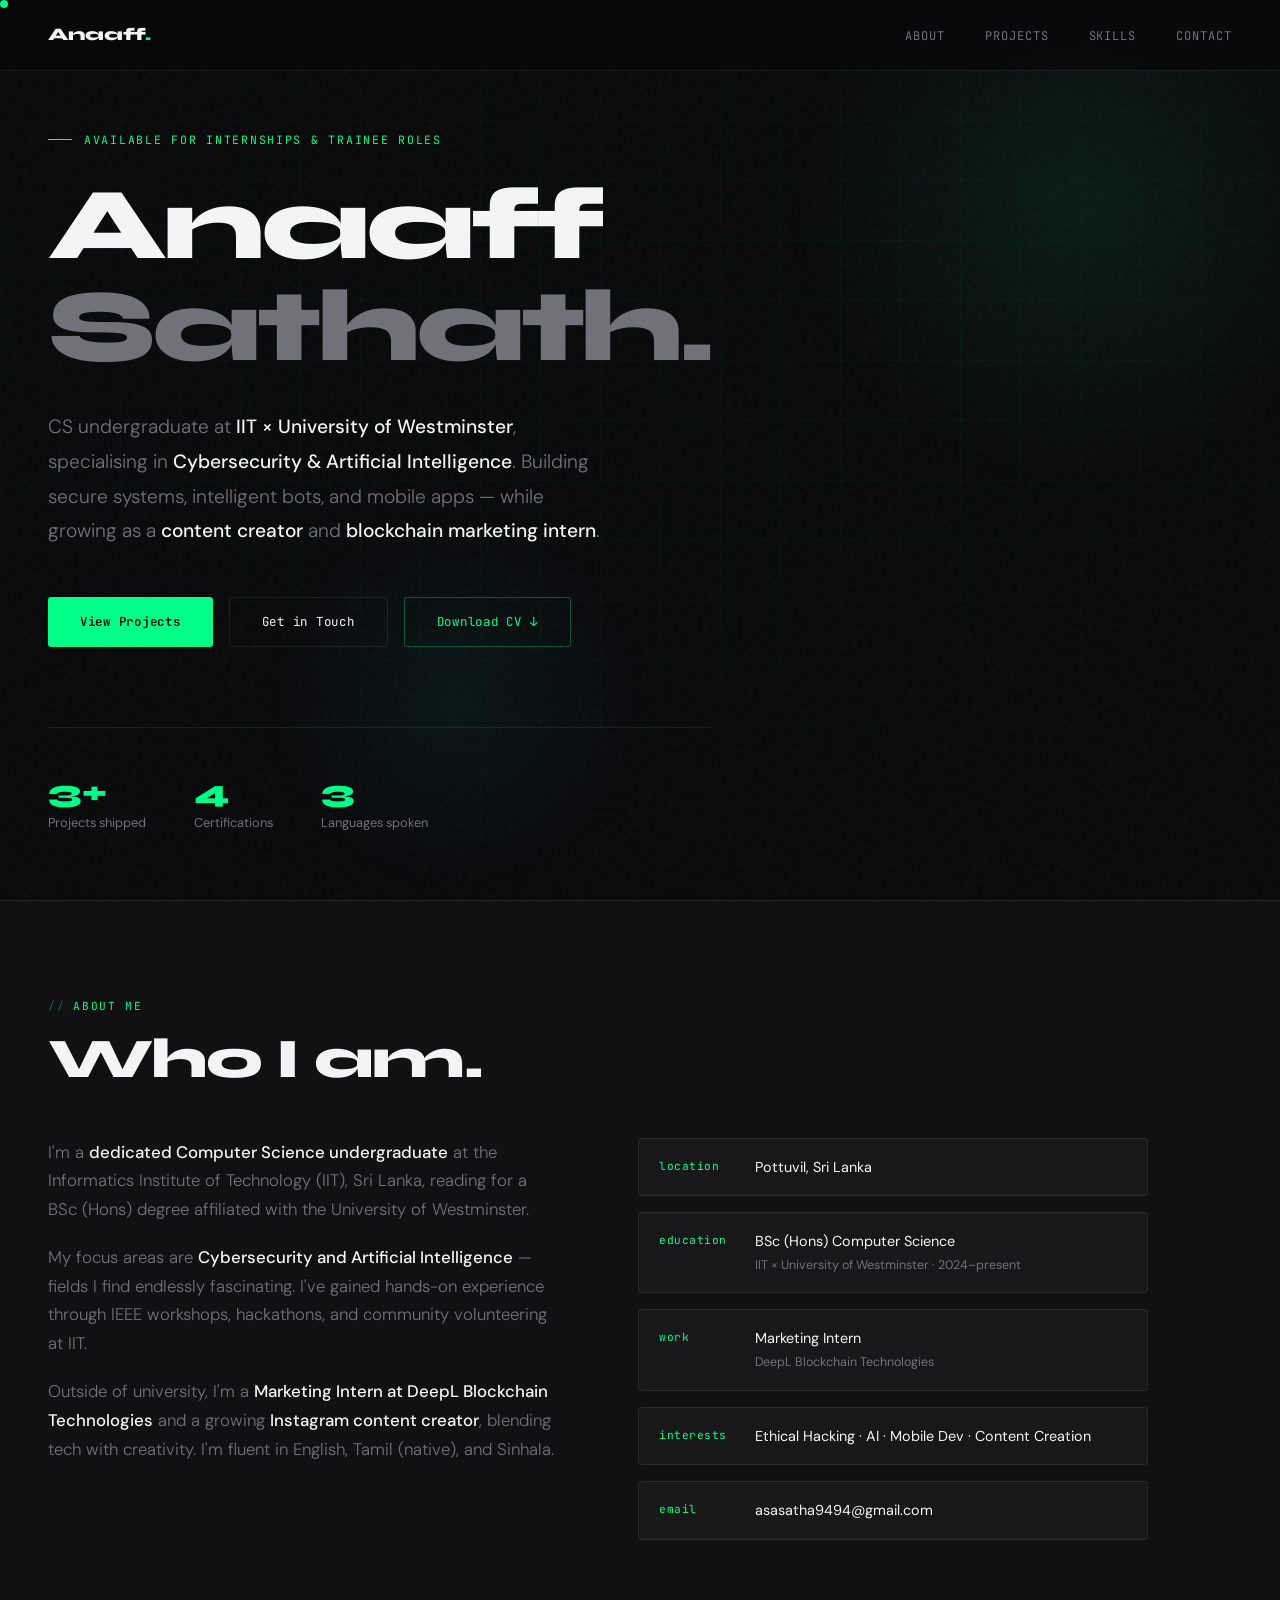
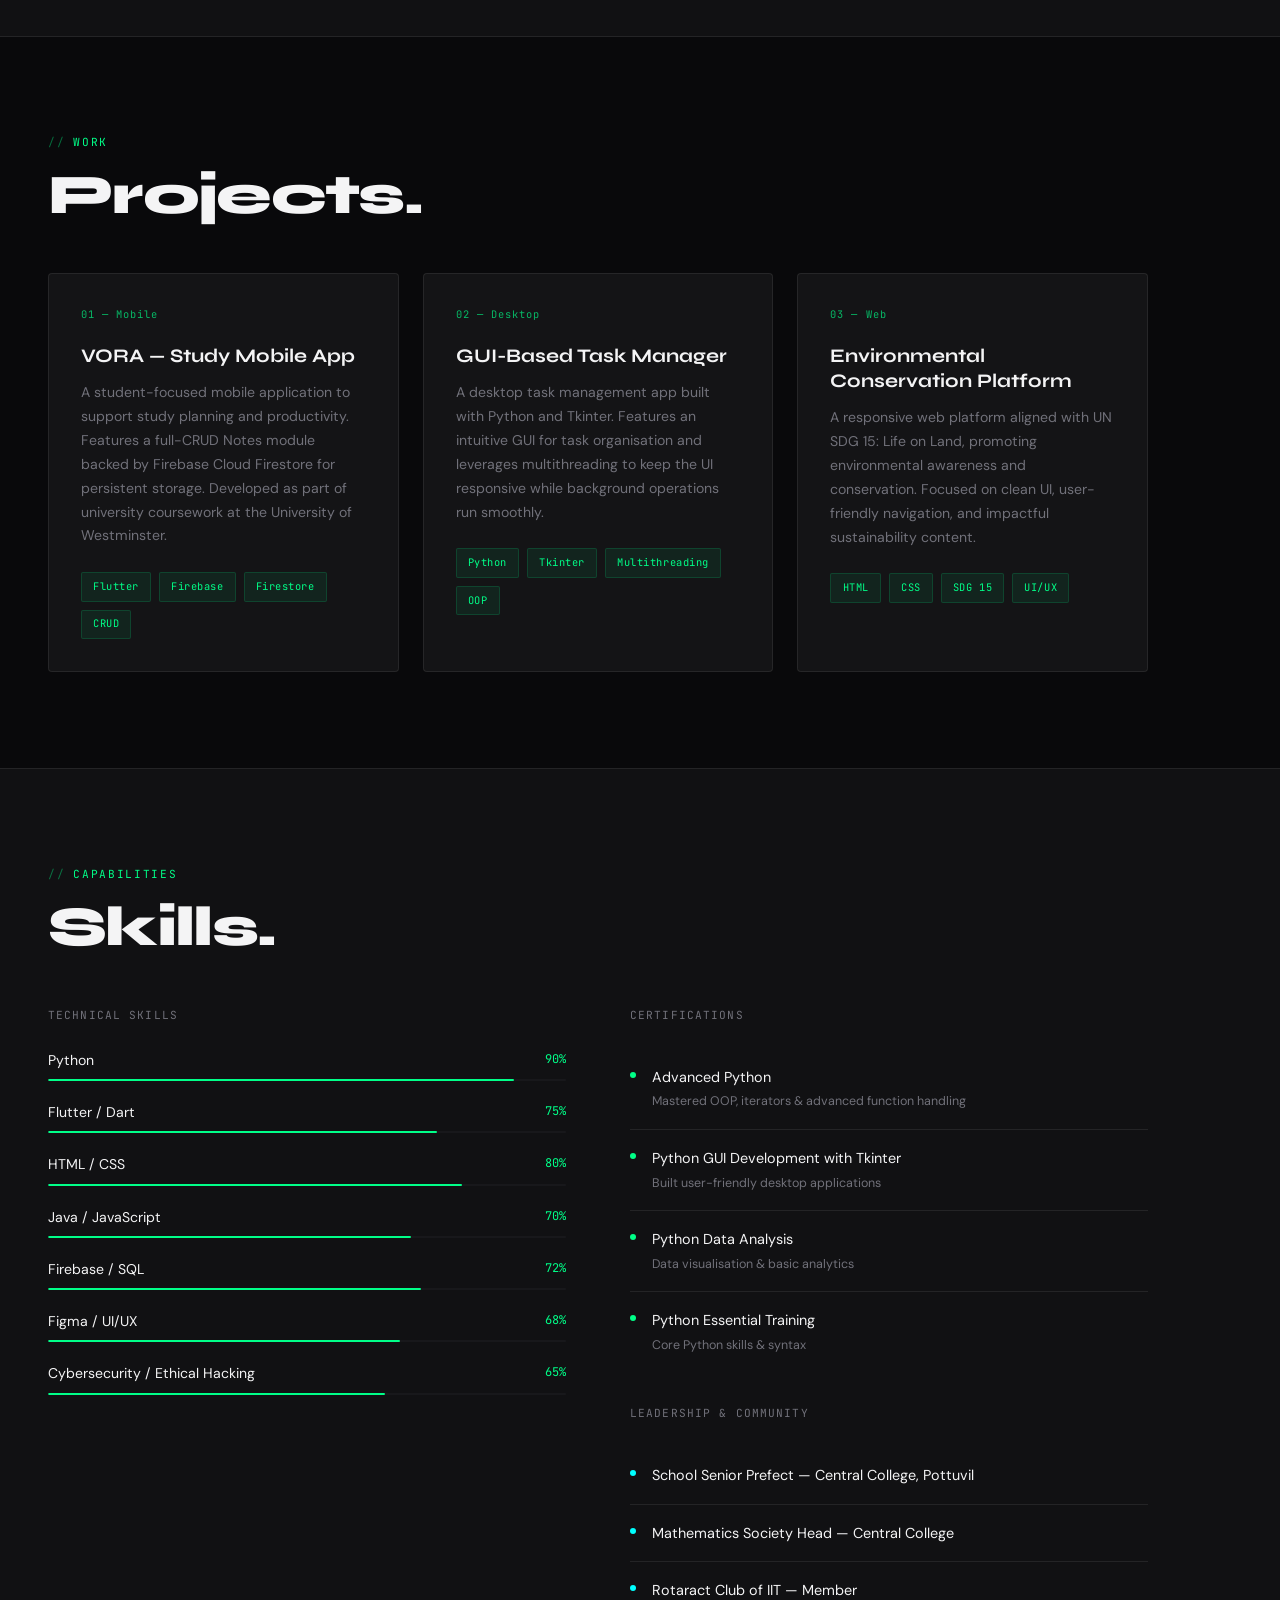
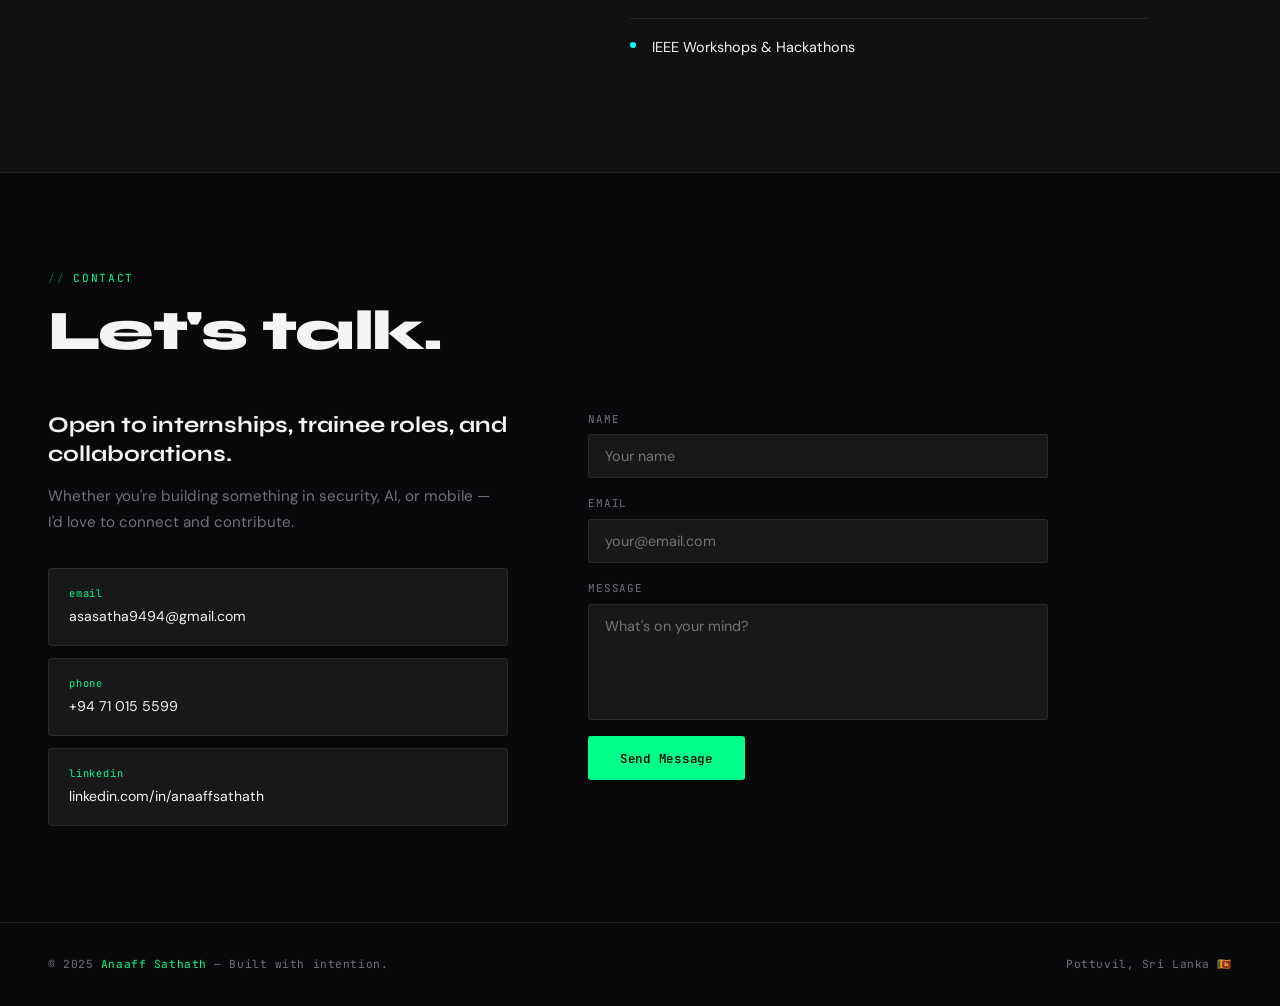
<file: portfolio.html>
<!DOCTYPE html>
<html lang="en">

<head>
  <meta charset="UTF-8">
  <meta name="viewport" content="width=device-width, initial-scale=1.0">
  <title>Anaaff Sathath — CS Undergraduate | Cybersecurity & AI</title>
  <link
    href="https://fonts.googleapis.com/css2?family=Syne:wght@400;700;800&family=JetBrains+Mono:wght@300;400;600&family=DM+Sans:wght@300;400;500&display=swap"
    rel="stylesheet">
  <style>
    *,
    *::before,
    *::after {
      box-sizing: border-box;
      margin: 0;
      padding: 0;
    }

    :root {
      --bg: #09090b;
      --bg2: #111113;
      --bg3: #18181b;
      --border: rgba(255, 255, 255, 0.08);
      --accent: #00ff88;
      --accent2: #0ff;
      --accent3: #ff6b6b;
      --text: #f4f4f5;
      --muted: #71717a;
      --card: #141416;
    }

    html {
      scroll-behavior: smooth;
    }

    body {
      background: var(--bg);
      color: var(--text);
      font-family: 'DM Sans', sans-serif;
      font-size: 16px;
      line-height: 1.7;
      overflow-x: hidden;
    }

    /* NOISE OVERLAY */
    body::before {
      content: '';
      position: fixed;
      inset: 0;
      background-image: url("data:image/svg+xml,%3Csvg viewBox='0 0 200 200' xmlns='http://www.w3.org/2000/svg'%3E%3Cfilter id='n'%3E%3CfeTurbulence type='fractalNoise' baseFrequency='0.9' numOctaves='4' stitchTiles='stitch'/%3E%3C/filter%3E%3Crect width='100%25' height='100%25' filter='url(%23n)' opacity='0.03'/%3E%3C/svg%3E");
      pointer-events: none;
      z-index: 0;
    }

    /* NAV */
    nav {
      position: fixed;
      top: 0;
      left: 0;
      right: 0;
      z-index: 100;
      display: flex;
      align-items: center;
      justify-content: space-between;
      padding: 1.25rem 3rem;
      backdrop-filter: blur(20px);
      background: rgba(9, 9, 11, 0.85);
      border-bottom: 1px solid var(--border);
    }

    .nav-logo {
      font-family: 'Syne', sans-serif;
      font-weight: 800;
      font-size: 1.1rem;
      letter-spacing: -0.02em;
      color: var(--text);
      text-decoration: none;
    }

    .nav-logo span {
      color: var(--accent);
    }

    .nav-links {
      display: flex;
      gap: 2.5rem;
      list-style: none;
    }

    .nav-links a {
      font-family: 'JetBrains Mono', monospace;
      font-size: 0.75rem;
      color: var(--muted);
      text-decoration: none;
      letter-spacing: 0.08em;
      text-transform: uppercase;
      transition: color 0.2s;
    }

    .nav-links a:hover {
      color: var(--accent);
    }

    /* HERO */
    .hero {
      min-height: 100vh;
      display: flex;
      align-items: center;
      padding: 8rem 3rem 4rem;
      position: relative;
      overflow: hidden;
    }

    .hero-grid-bg {
      position: absolute;
      inset: 0;
      background-image:
        linear-gradient(rgba(0, 255, 136, 0.03) 1px, transparent 1px),
        linear-gradient(90deg, rgba(0, 255, 136, 0.03) 1px, transparent 1px);
      background-size: 60px 60px;
      mask-image: radial-gradient(ellipse 80% 60% at 50% 40%, black 30%, transparent 100%);
    }

    .hero-glow {
      position: absolute;
      width: 600px;
      height: 600px;
      border-radius: 50%;
      background: radial-gradient(circle, rgba(0, 255, 136, 0.08) 0%, transparent 70%);
      top: -100px;
      right: -100px;
      pointer-events: none;
    }

    .hero-glow2 {
      position: absolute;
      width: 400px;
      height: 400px;
      border-radius: 50%;
      background: radial-gradient(circle, rgba(0, 255, 255, 0.05) 0%, transparent 70%);
      bottom: 0px;
      left: 20%;
      pointer-events: none;
    }

    .hero-content {
      max-width: 900px;
      position: relative;
      z-index: 1;
    }

    .hero-tag {
      font-family: 'JetBrains Mono', monospace;
      font-size: 0.72rem;
      color: var(--accent);
      letter-spacing: 0.15em;
      text-transform: uppercase;
      margin-bottom: 1.5rem;
      display: flex;
      align-items: center;
      gap: 0.75rem;
    }

    .hero-tag::before {
      content: '';
      display: inline-block;
      width: 24px;
      height: 1px;
      background: var(--accent);
    }

    h1 {
      font-family: 'Syne', sans-serif;
      font-weight: 800;
      font-size: clamp(3rem, 8vw, 6.5rem);
      line-height: 1.0;
      letter-spacing: -0.04em;
      margin-bottom: 0.5rem;
    }

    .h1-dim {
      color: var(--muted);
    }

    .hero-sub {
      font-family: 'DM Sans', sans-serif;
      font-size: clamp(1rem, 2vw, 1.2rem);
      color: var(--muted);
      max-width: 560px;
      margin: 2rem 0 3rem;
      font-weight: 300;
      line-height: 1.8;
    }

    .hero-sub strong {
      color: var(--text);
      font-weight: 500;
    }

    .hero-cta {
      display: flex;
      gap: 1rem;
      flex-wrap: wrap;
    }

    .btn {
      display: inline-flex;
      align-items: center;
      gap: 0.5rem;
      padding: 0.85rem 2rem;
      border-radius: 3px;
      font-family: 'JetBrains Mono', monospace;
      font-size: 0.78rem;
      letter-spacing: 0.06em;
      text-decoration: none;
      transition: all 0.2s;
      cursor: pointer;
      border: none;
    }

    .btn-primary {
      background: var(--accent);
      color: #09090b;
      font-weight: 600;
    }

    .btn-primary:hover {
      background: #00e87a;
      transform: translateY(-1px);
      box-shadow: 0 8px 32px rgba(0, 255, 136, 0.25);
    }

    .btn-outline {
      background: transparent;
      color: var(--text);
      border: 1px solid var(--border);
    }

    .btn-outline:hover {
      border-color: rgba(255, 255, 255, 0.25);
      background: rgba(255, 255, 255, 0.04);
    }

    .hero-stats {
      display: flex;
      gap: 3rem;
      margin-top: 5rem;
      padding-top: 3rem;
      border-top: 1px solid var(--border);
    }

    .stat-num {
      font-family: 'Syne', sans-serif;
      font-size: 2rem;
      font-weight: 800;
      color: var(--accent);
      line-height: 1;
    }

    .stat-label {
      font-size: 0.8rem;
      color: var(--muted);
      margin-top: 0.25rem;
    }

    /* SECTION COMMON */
    section {
      padding: 6rem 3rem;
      position: relative;
      z-index: 1;
    }

    .section-tag {
      font-family: 'JetBrains Mono', monospace;
      font-size: 0.7rem;
      color: var(--accent);
      letter-spacing: 0.15em;
      text-transform: uppercase;
      margin-bottom: 0.75rem;
      display: flex;
      align-items: center;
      gap: 0.5rem;
    }

    .section-tag::before {
      content: '//';
      opacity: 0.4;
    }

    h2 {
      font-family: 'Syne', sans-serif;
      font-weight: 800;
      font-size: clamp(2rem, 5vw, 3.5rem);
      letter-spacing: -0.03em;
      margin-bottom: 3rem;
      line-height: 1.1;
    }

    /* ABOUT */
    #about {
      background: var(--bg2);
      border-top: 1px solid var(--border);
      border-bottom: 1px solid var(--border);
    }

    .about-grid {
      display: grid;
      grid-template-columns: 1fr 1fr;
      gap: 5rem;
      align-items: start;
      max-width: 1100px;
    }

    .about-text p {
      color: var(--muted);
      margin-bottom: 1.25rem;
      font-weight: 300;
      font-size: 1.05rem;
    }

    .about-text p strong {
      color: var(--text);
      font-weight: 500;
    }

    .about-details {
      display: flex;
      flex-direction: column;
      gap: 1rem;
    }

    .detail-row {
      display: flex;
      gap: 1rem;
      align-items: flex-start;
      padding: 1rem 1.25rem;
      background: var(--bg3);
      border: 1px solid var(--border);
      border-radius: 4px;
    }

    .detail-icon {
      font-family: 'JetBrains Mono', monospace;
      font-size: 0.7rem;
      color: var(--accent);
      min-width: 80px;
      padding-top: 2px;
      letter-spacing: 0.05em;
    }

    .detail-val {
      font-size: 0.9rem;
      color: var(--text);
    }

    .detail-val small {
      display: block;
      color: var(--muted);
      font-size: 0.78rem;
      margin-top: 0.1rem;
    }

    /* PROJECTS */
    .projects-grid {
      display: grid;
      grid-template-columns: repeat(auto-fit, minmax(300px, 1fr));
      gap: 1.5rem;
      max-width: 1100px;
    }

    .project-card {
      background: var(--card);
      border: 1px solid var(--border);
      border-radius: 4px;
      padding: 2rem;
      position: relative;
      overflow: hidden;
      transition: border-color 0.3s, transform 0.3s;
    }

    .project-card::before {
      content: '';
      position: absolute;
      top: 0;
      left: 0;
      right: 0;
      height: 2px;
      background: var(--accent);
      transform: scaleX(0);
      transform-origin: left;
      transition: transform 0.3s;
    }

    .project-card:hover {
      border-color: rgba(0, 255, 136, 0.2);
      transform: translateY(-4px);
    }

    .project-card:hover::before {
      transform: scaleX(1);
    }

    .project-num {
      font-family: 'JetBrains Mono', monospace;
      font-size: 0.65rem;
      color: var(--accent);
      letter-spacing: 0.1em;
      margin-bottom: 1.25rem;
      opacity: 0.7;
    }

    .project-title {
      font-family: 'Syne', sans-serif;
      font-weight: 700;
      font-size: 1.2rem;
      margin-bottom: 0.75rem;
      line-height: 1.3;
    }

    .project-desc {
      font-size: 0.88rem;
      color: var(--muted);
      line-height: 1.7;
      margin-bottom: 1.5rem;
    }

    .tech-stack {
      display: flex;
      flex-wrap: wrap;
      gap: 0.5rem;
    }

    .tech-tag {
      font-family: 'JetBrains Mono', monospace;
      font-size: 0.65rem;
      padding: 0.3rem 0.7rem;
      background: rgba(0, 255, 136, 0.07);
      border: 1px solid rgba(0, 255, 136, 0.15);
      color: var(--accent);
      border-radius: 2px;
      letter-spacing: 0.05em;
    }

    /* SKILLS */
    #skills {
      background: var(--bg2);
      border-top: 1px solid var(--border);
      border-bottom: 1px solid var(--border);
    }

    .skills-layout {
      display: grid;
      grid-template-columns: 1fr 1fr;
      gap: 4rem;
      max-width: 1100px;
    }

    .skill-group-label {
      font-family: 'JetBrains Mono', monospace;
      font-size: 0.7rem;
      color: var(--muted);
      letter-spacing: 0.1em;
      text-transform: uppercase;
      margin-bottom: 1.5rem;
    }

    .skill-item {
      margin-bottom: 1.25rem;
    }

    .skill-top {
      display: flex;
      justify-content: space-between;
      margin-bottom: 0.4rem;
      font-size: 0.88rem;
    }

    .skill-name {
      color: var(--text);
    }

    .skill-pct {
      font-family: 'JetBrains Mono', monospace;
      font-size: 0.75rem;
      color: var(--accent);
    }

    .skill-bar {
      height: 2px;
      background: var(--bg3);
      border-radius: 1px;
      overflow: hidden;
    }

    .skill-fill {
      height: 100%;
      background: var(--accent);
      border-radius: 1px;
      transform-origin: left;
      animation: barFill 1.2s cubic-bezier(0.4, 0, 0.2, 1) forwards;
      transform: scaleX(0);
    }

    @keyframes barFill {
      to {
        transform: scaleX(1);
      }
    }

    .cert-list {
      list-style: none;
    }

    .cert-item {
      display: flex;
      align-items: flex-start;
      gap: 1rem;
      padding: 1rem 0;
      border-bottom: 1px solid var(--border);
    }

    .cert-item:last-child {
      border-bottom: none;
    }

    .cert-dot {
      width: 6px;
      height: 6px;
      border-radius: 50%;
      background: var(--accent);
      margin-top: 7px;
      flex-shrink: 0;
    }

    .cert-name {
      font-size: 0.9rem;
      color: var(--text);
    }

    .cert-sub {
      font-size: 0.78rem;
      color: var(--muted);
      margin-top: 0.15rem;
    }

    /* CONTACT */
    .contact-layout {
      display: grid;
      grid-template-columns: 1fr 1fr;
      gap: 5rem;
      max-width: 1000px;
      align-items: start;
    }

    .contact-lead {
      font-family: 'Syne', sans-serif;
      font-weight: 700;
      font-size: 1.4rem;
      margin-bottom: 1rem;
      line-height: 1.3;
    }

    .contact-text {
      color: var(--muted);
      font-size: 0.95rem;
      margin-bottom: 2rem;
    }

    .contact-links {
      display: flex;
      flex-direction: column;
      gap: 0.75rem;
    }

    .contact-link {
      display: flex;
      align-items: center;
      gap: 1rem;
      padding: 1rem 1.25rem;
      background: var(--bg3);
      border: 1px solid var(--border);
      border-radius: 4px;
      text-decoration: none;
      color: var(--text);
      font-size: 0.88rem;
      transition: all 0.2s;
    }

    .contact-link:hover {
      border-color: rgba(0, 255, 136, 0.3);
      background: rgba(0, 255, 136, 0.04);
    }

    .contact-link-label {
      font-family: 'JetBrains Mono', monospace;
      font-size: 0.65rem;
      color: var(--accent);
      display: block;
      margin-bottom: 0.15rem;
      letter-spacing: 0.08em;
    }

    .contact-form {
      display: flex;
      flex-direction: column;
      gap: 1rem;
    }

    .form-group {
      display: flex;
      flex-direction: column;
      gap: 0.4rem;
    }

    .form-group label {
      font-family: 'JetBrains Mono', monospace;
      font-size: 0.68rem;
      color: var(--muted);
      letter-spacing: 0.08em;
      text-transform: uppercase;
    }

    .form-group input,
    .form-group textarea {
      background: var(--bg3);
      border: 1px solid var(--border);
      border-radius: 3px;
      padding: 0.75rem 1rem;
      color: var(--text);
      font-family: 'DM Sans', sans-serif;
      font-size: 0.9rem;
      outline: none;
      transition: border-color 0.2s;
      resize: none;
    }

    .form-group input:focus,
    .form-group textarea:focus {
      border-color: rgba(0, 255, 136, 0.4);
    }

    /* FOOTER */
    footer {
      padding: 2rem 3rem;
      border-top: 1px solid var(--border);
      display: flex;
      justify-content: space-between;
      align-items: center;
      position: relative;
      z-index: 1;
    }

    .footer-text {
      font-family: 'JetBrains Mono', monospace;
      font-size: 0.7rem;
      color: var(--muted);
      letter-spacing: 0.05em;
    }

    .footer-text span {
      color: var(--accent);
    }

    /* SCROLL ANIMATION */
    .reveal {
      opacity: 0;
      transform: translateY(24px);
      transition: opacity 0.7s ease, transform 0.7s ease;
    }

    .reveal.visible {
      opacity: 1;
      transform: translateY(0);
    }

    /* CURSOR DOT */
    .cursor {
      width: 8px;
      height: 8px;
      border-radius: 50%;
      background: var(--accent);
      position: fixed;
      pointer-events: none;
      z-index: 9999;
      transition: transform 0.1s;
      mix-blend-mode: difference;
    }

    @media (max-width: 768px) {
      nav {
        padding: 1rem 1.5rem;
      }

      .nav-links {
        display: none;
      }

      section {
        padding: 4rem 1.5rem;
      }

      .hero {
        padding: 6rem 1.5rem 3rem;
      }

      .about-grid,
      .skills-layout,
      .contact-layout {
        grid-template-columns: 1fr;
        gap: 2.5rem;
      }

      .hero-stats {
        gap: 2rem;
      }

      footer {
        flex-direction: column;
        gap: 0.5rem;
        text-align: center;
      }
    }
  </style>
</head>

<body>

  <div class="cursor" id="cursor"></div>

  <nav>
    <a href="#" class="nav-logo">Anaaff<span>.</span></a>
    <ul class="nav-links">
      <li><a href="#about">about</a></li>
      <li><a href="#projects">projects</a></li>
      <li><a href="#skills">skills</a></li>
      <li><a href="#contact">contact</a></li>
    </ul>
  </nav>

  <!-- HERO -->
  <section class="hero">
    <div class="hero-grid-bg"></div>
    <div class="hero-glow"></div>
    <div class="hero-glow2"></div>
    <div class="hero-content">
      <div class="hero-tag">Available for internships & trainee roles</div>
      <h1>Anaaff<br><span class="h1-dim">Sathath.</span></h1>
      <p class="hero-sub">
        CS undergraduate at <strong>IIT × University of Westminster</strong>, specialising in
        <strong>Cybersecurity &amp; Artificial Intelligence</strong>. Building secure systems, intelligent bots, and
        mobile apps — while growing as a <strong>content creator</strong> and <strong>blockchain marketing
          intern</strong>.
      </p>
      <div class="hero-cta">
        <a href="#projects" class="btn btn-primary">View Projects</a>
        <a href="#contact" class="btn btn-outline">Get in Touch</a>
        <a href="[data-uri]"
          download="Anaaff_Sathath_CV.pdf" class="btn btn-outline"
          style="border-color:rgba(0,255,136,0.3);color:var(--accent);">Download CV ↓</a>
      </div>
      <div class="hero-stats">
        <div>
          <div class="stat-num">3+</div>
          <div class="stat-label">Projects shipped</div>
        </div>
        <div>
          <div class="stat-num">4</div>
          <div class="stat-label">Certifications</div>
        </div>
        <div>
          <div class="stat-num">3</div>
          <div class="stat-label">Languages spoken</div>
        </div>
      </div>
    </div>
  </section>

  <!-- ABOUT -->
  <section id="about">
    <div class="section-tag">about me</div>
    <h2>Who I am.</h2>
    <div class="about-grid">
      <div class="about-text reveal">
        <p>
          I'm a <strong>dedicated Computer Science undergraduate</strong> at the Informatics Institute of Technology
          (IIT), Sri Lanka, reading for a BSc (Hons) degree affiliated with the University of Westminster.
        </p>
        <p>
          My focus areas are <strong>Cybersecurity and Artificial Intelligence</strong> — fields I find endlessly
          fascinating. I've gained hands-on experience through IEEE workshops, hackathons, and community volunteering at
          IIT.
        </p>
        <p>
          Outside of university, I'm a <strong>Marketing Intern at DeepL Blockchain Technologies</strong> and a growing
          <strong>Instagram content creator</strong>, blending tech with creativity. I'm fluent in English, Tamil
          (native), and Sinhala.
        </p>
      </div>
      <div class="about-details reveal">
        <div class="detail-row">
          <span class="detail-icon">location</span>
          <div class="detail-val">Pottuvil, Sri Lanka</div>
        </div>
        <div class="detail-row">
          <span class="detail-icon">education</span>
          <div class="detail-val">
            BSc (Hons) Computer Science
            <small>IIT × University of Westminster · 2024–present</small>
          </div>
        </div>
        <div class="detail-row">
          <span class="detail-icon">work</span>
          <div class="detail-val">
            Marketing Intern
            <small>DeepL Blockchain Technologies</small>
          </div>
        </div>
        <div class="detail-row">
          <span class="detail-icon">interests</span>
          <div class="detail-val">Ethical Hacking · AI · Mobile Dev · Content Creation</div>
        </div>
        <div class="detail-row">
          <span class="detail-icon">email</span>
          <div class="detail-val">asasatha9494@gmail.com</div>
        </div>
      </div>
    </div>
  </section>

  <!-- PROJECTS -->
  <section id="projects">
    <div class="section-tag">work</div>
    <h2>Projects.</h2>
    <div class="projects-grid">

      <div class="project-card reveal">
        <div class="project-num">01 — Mobile</div>
        <div class="project-title">VORA — Study Mobile App</div>
        <p class="project-desc">
          A student-focused mobile application to support study planning and productivity. Features a full-CRUD Notes
          module backed by Firebase Cloud Firestore for persistent storage. Developed as part of university coursework
          at the University of Westminster.
        </p>
        <div class="tech-stack">
          <span class="tech-tag">Flutter</span>
          <span class="tech-tag">Firebase</span>
          <span class="tech-tag">Firestore</span>
          <span class="tech-tag">CRUD</span>
        </div>
      </div>

      <div class="project-card reveal">
        <div class="project-num">02 — Desktop</div>
        <div class="project-title">GUI-Based Task Manager</div>
        <p class="project-desc">
          A desktop task management app built with Python and Tkinter. Features an intuitive GUI for task organisation
          and leverages multithreading to keep the UI responsive while background operations run smoothly.
        </p>
        <div class="tech-stack">
          <span class="tech-tag">Python</span>
          <span class="tech-tag">Tkinter</span>
          <span class="tech-tag">Multithreading</span>
          <span class="tech-tag">OOP</span>
        </div>
      </div>

      <div class="project-card reveal">
        <div class="project-num">03 — Web</div>
        <div class="project-title">Environmental Conservation Platform</div>
        <p class="project-desc">
          A responsive web platform aligned with UN SDG 15: Life on Land, promoting environmental awareness and
          conservation. Focused on clean UI, user-friendly navigation, and impactful sustainability content.
        </p>
        <div class="tech-stack">
          <span class="tech-tag">HTML</span>
          <span class="tech-tag">CSS</span>
          <span class="tech-tag">SDG 15</span>
          <span class="tech-tag">UI/UX</span>
        </div>
      </div>

    </div>
  </section>

  <!-- SKILLS -->
  <section id="skills">
    <div class="section-tag">capabilities</div>
    <h2>Skills.</h2>
    <div class="skills-layout">
      <div>
        <div class="skill-group-label">Technical Skills</div>

        <div class="skill-item reveal">
          <div class="skill-top"><span class="skill-name">Python</span><span class="skill-pct">90%</span></div>
          <div class="skill-bar">
            <div class="skill-fill" style="width:90%; animation-delay:0.1s"></div>
          </div>
        </div>
        <div class="skill-item reveal">
          <div class="skill-top"><span class="skill-name">Flutter / Dart</span><span class="skill-pct">75%</span></div>
          <div class="skill-bar">
            <div class="skill-fill" style="width:75%; animation-delay:0.2s"></div>
          </div>
        </div>
        <div class="skill-item reveal">
          <div class="skill-top"><span class="skill-name">HTML / CSS</span><span class="skill-pct">80%</span></div>
          <div class="skill-bar">
            <div class="skill-fill" style="width:80%; animation-delay:0.3s"></div>
          </div>
        </div>
        <div class="skill-item reveal">
          <div class="skill-top"><span class="skill-name">Java / JavaScript</span><span class="skill-pct">70%</span>
          </div>
          <div class="skill-bar">
            <div class="skill-fill" style="width:70%; animation-delay:0.4s"></div>
          </div>
        </div>
        <div class="skill-item reveal">
          <div class="skill-top"><span class="skill-name">Firebase / SQL</span><span class="skill-pct">72%</span></div>
          <div class="skill-bar">
            <div class="skill-fill" style="width:72%; animation-delay:0.5s"></div>
          </div>
        </div>
        <div class="skill-item reveal">
          <div class="skill-top"><span class="skill-name">Figma / UI/UX</span><span class="skill-pct">68%</span></div>
          <div class="skill-bar">
            <div class="skill-fill" style="width:68%; animation-delay:0.6s"></div>
          </div>
        </div>
        <div class="skill-item reveal">
          <div class="skill-top"><span class="skill-name">Cybersecurity / Ethical Hacking</span><span
              class="skill-pct">65%</span></div>
          <div class="skill-bar">
            <div class="skill-fill" style="width:65%; animation-delay:0.7s"></div>
          </div>
        </div>

      </div>
      <div>
        <div class="skill-group-label">Certifications</div>
        <ul class="cert-list">
          <li class="cert-item reveal">
            <div class="cert-dot"></div>
            <div>
              <div class="cert-name">Advanced Python</div>
              <div class="cert-sub">Mastered OOP, iterators & advanced function handling</div>
            </div>
          </li>
          <li class="cert-item reveal">
            <div class="cert-dot"></div>
            <div>
              <div class="cert-name">Python GUI Development with Tkinter</div>
              <div class="cert-sub">Built user-friendly desktop applications</div>
            </div>
          </li>
          <li class="cert-item reveal">
            <div class="cert-dot"></div>
            <div>
              <div class="cert-name">Python Data Analysis</div>
              <div class="cert-sub">Data visualisation & basic analytics</div>
            </div>
          </li>
          <li class="cert-item reveal">
            <div class="cert-dot"></div>
            <div>
              <div class="cert-name">Python Essential Training</div>
              <div class="cert-sub">Core Python skills & syntax</div>
            </div>
          </li>
        </ul>

        <div class="skill-group-label" style="margin-top:2rem">Leadership & Community</div>
        <ul class="cert-list">
          <li class="cert-item reveal">
            <div class="cert-dot" style="background:var(--accent2)"></div>
            <div>
              <div class="cert-name">School Senior Prefect — Central College, Pottuvil</div>
            </div>
          </li>
          <li class="cert-item reveal">
            <div class="cert-dot" style="background:var(--accent2)"></div>
            <div>
              <div class="cert-name">Mathematics Society Head — Central College</div>
            </div>
          </li>
          <li class="cert-item reveal">
            <div class="cert-dot" style="background:var(--accent2)"></div>
            <div>
              <div class="cert-name">Rotaract Club of IIT — Member</div>
            </div>
          </li>
          <li class="cert-item reveal">
            <div class="cert-dot" style="background:var(--accent2)"></div>
            <div>
              <div class="cert-name">IEEE Workshops & Hackathons</div>
            </div>
          </li>
        </ul>
      </div>
    </div>
  </section>

  <!-- CONTACT -->
  <section id="contact">
    <div class="section-tag">contact</div>
    <h2>Let's talk.</h2>
    <div class="contact-layout">
      <div class="reveal">
        <p class="contact-lead">Open to internships, trainee roles, and collaborations.</p>
        <p class="contact-text">Whether you're building something in security, AI, or mobile — I'd love to connect and
          contribute.</p>
        <div class="contact-links">
          <a href="mailto:asasatha9494@gmail.com" class="contact-link">
            <div>
              <span class="contact-link-label">email</span>
              asasatha9494@gmail.com
            </div>
          </a>
          <a href="tel:+94710155599" class="contact-link">
            <div>
              <span class="contact-link-label">phone</span>
              +94 71 015 5599
            </div>
          </a>
          <a href="https://www.linkedin.com/in/anaaffsathath" target="_blank" class="contact-link">
            <div>
              <span class="contact-link-label">linkedin</span>
              linkedin.com/in/anaaffsathath
            </div>
          </a>
        </div>
      </div>
      <div class="contact-form reveal">
        <div class="form-group">
          <label>name</label>
          <input type="text" placeholder="Your name">
        </div>
        <div class="form-group">
          <label>email</label>
          <input type="email" placeholder="your@email.com">
        </div>
        <div class="form-group">
          <label>message</label>
          <textarea rows="5" placeholder="What's on your mind?"></textarea>
        </div>
        <button class="btn btn-primary" style="align-self: flex-start;"
          onclick="alert('Thanks! (Connect this to a form backend like Formspree to send real emails.)')">Send
          Message</button>
      </div>
    </div>
  </section>

  <footer>
    <div class="footer-text">© 2025 <span>Anaaff Sathath</span> — Built with intention.</div>
    <div class="footer-text">Pottuvil, Sri Lanka 🇱🇰</div>
  </footer>

  <script>
    const cursor = document.getElementById('cursor');
    document.addEventListener('mousemove', e => {
      cursor.style.left = e.clientX - 4 + 'px';
      cursor.style.top = e.clientY - 4 + 'px';
    });

    const reveals = document.querySelectorAll('.reveal');
    const observer = new IntersectionObserver(entries => {
      entries.forEach((entry, i) => {
        if (entry.isIntersecting) {
          setTimeout(() => entry.target.classList.add('visible'), 80);
          observer.unobserve(entry.target);
        }
      });
    }, { threshold: 0.1 });
    reveals.forEach(el => observer.observe(el));
  </script>
</body>

</html>
</file>
